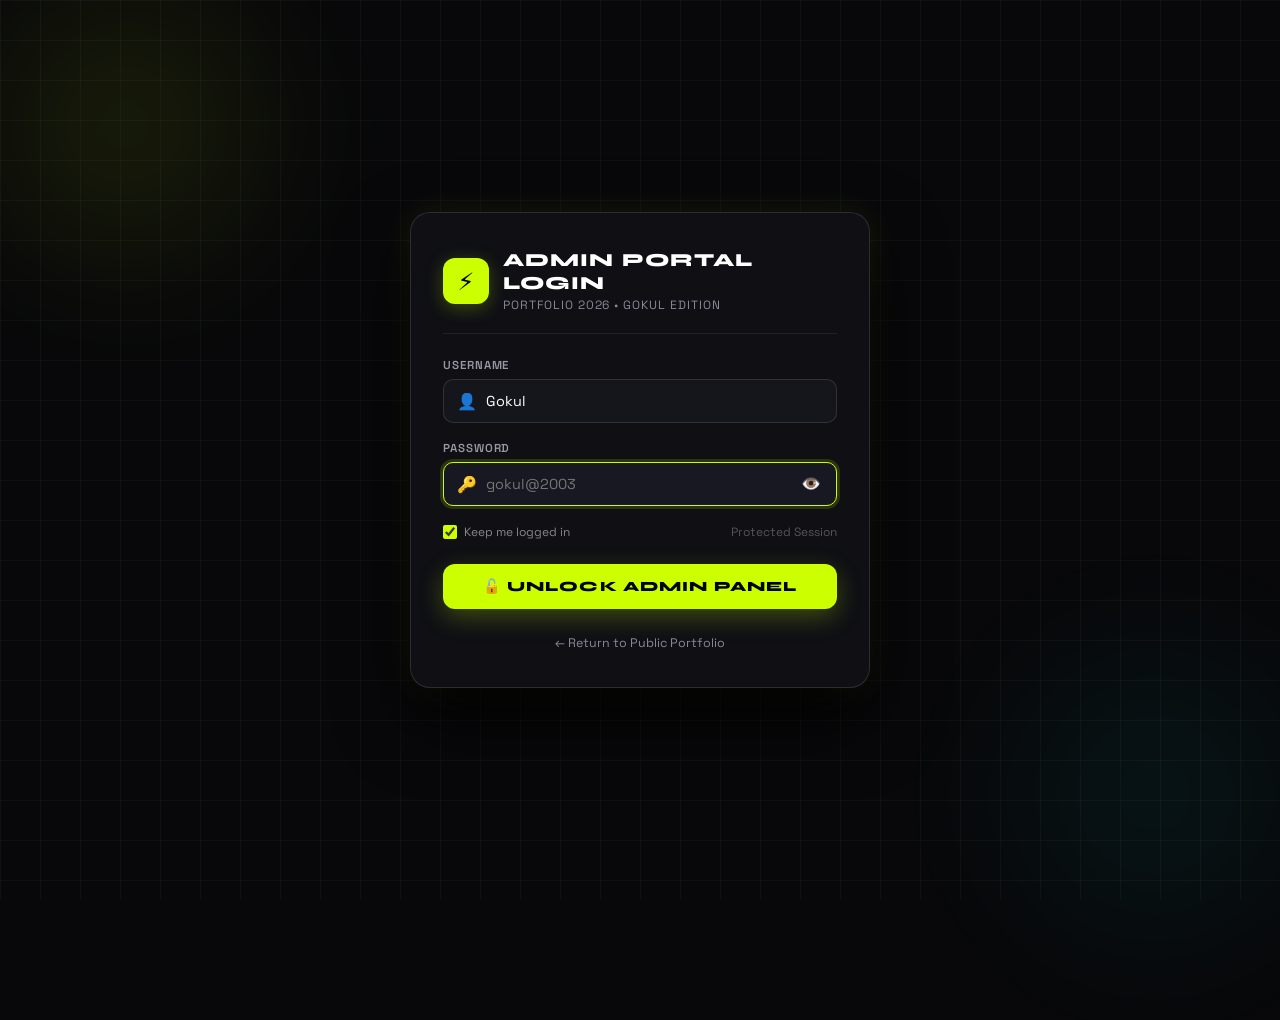
<file: admin.html>
<!DOCTYPE html>
<html lang="en">
<head>
  <meta charset="UTF-8">
  <title>Redirecting to Admin Panel...</title>
  <script>
    (function() {
      const AUTH_KEY = 'portfolio_admin_auth_user';
      const isAuth = sessionStorage.getItem(AUTH_KEY) === 'Gokul' || localStorage.getItem(AUTH_KEY) === 'Gokul';
      if (isAuth) {
        window.location.replace('index.html?admin=open');
      } else {
        window.location.replace('login.html');
      }
    })();
  </script>
</head>
<body style="background:#08080a;color:#fff;font-family:sans-serif;display:flex;align-items:center;justify-content:center;height:100vh;margin:0;">
  <p>Redirecting to Admin Portal...</p>
</body>
</html>
</file>
